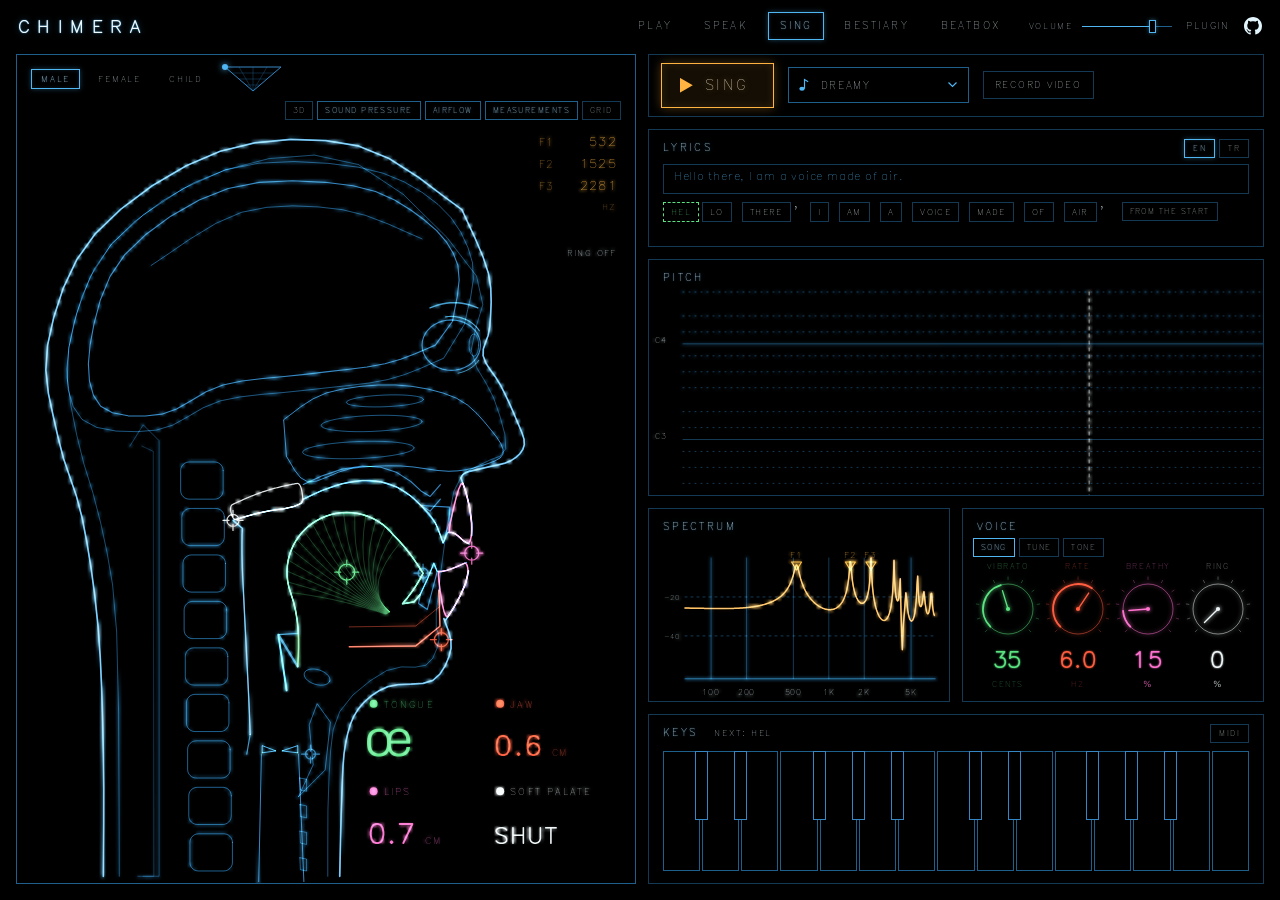
<file: index.html>
<!doctype html>
<html lang="en">
  <head>
    <meta charset="UTF-8" />
    <meta name="viewport" content="width=device-width, initial-scale=1.0" />
    <meta name="description" content="CHIMERA: a physically modelled voice synthesizer. Every sound comes from a simulated airway." />
    <meta name="theme-color" content="#2a3035" />
    <title>CHIMERA</title>
    <link rel="icon" href="/favicon.svg" type="image/svg+xml" />
    <link rel="apple-touch-icon" href="/apple-touch-icon.png" />
    <script type="module" crossorigin src="/assets/index-DpdfPcKa.js"></script>
    <link rel="stylesheet" crossorigin href="/assets/index-s0atGdnD.css">
  </head>
  <body>
    <div id="root"></div>
  </body>
</html>
</file>
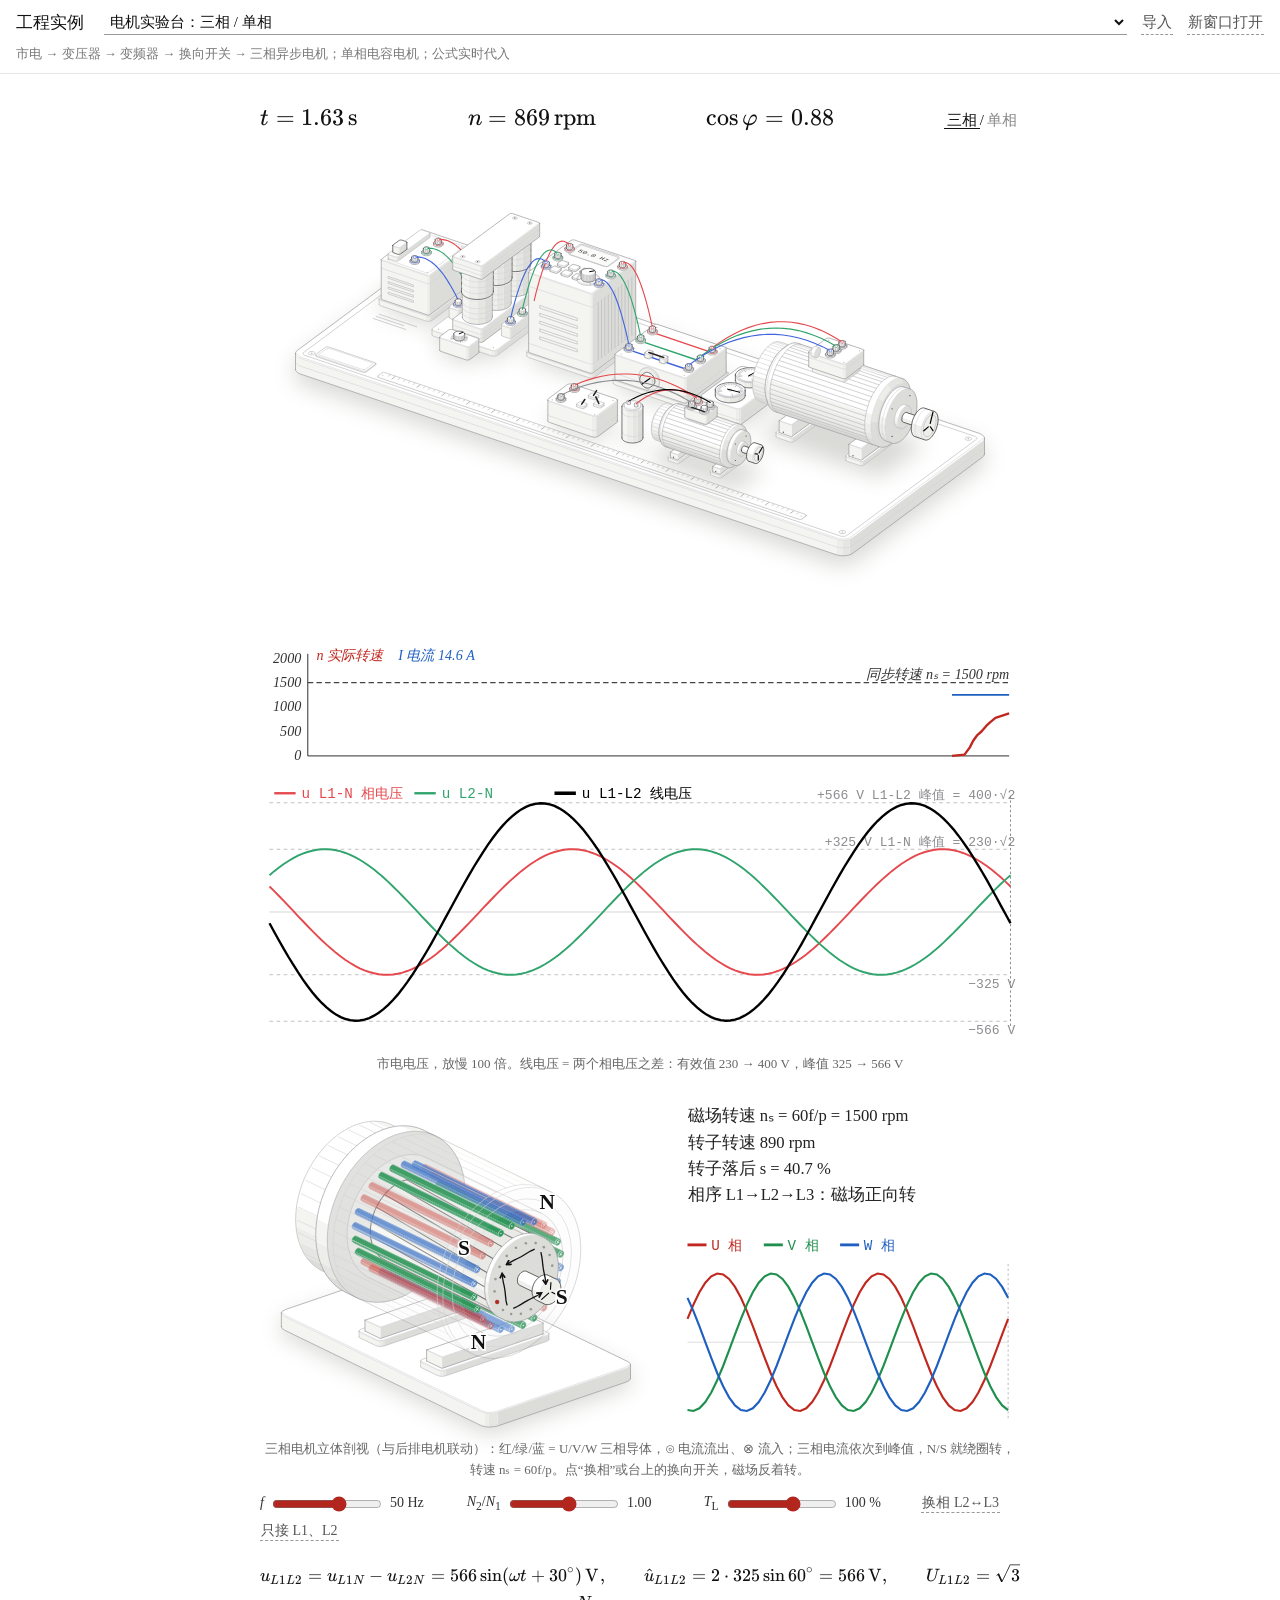
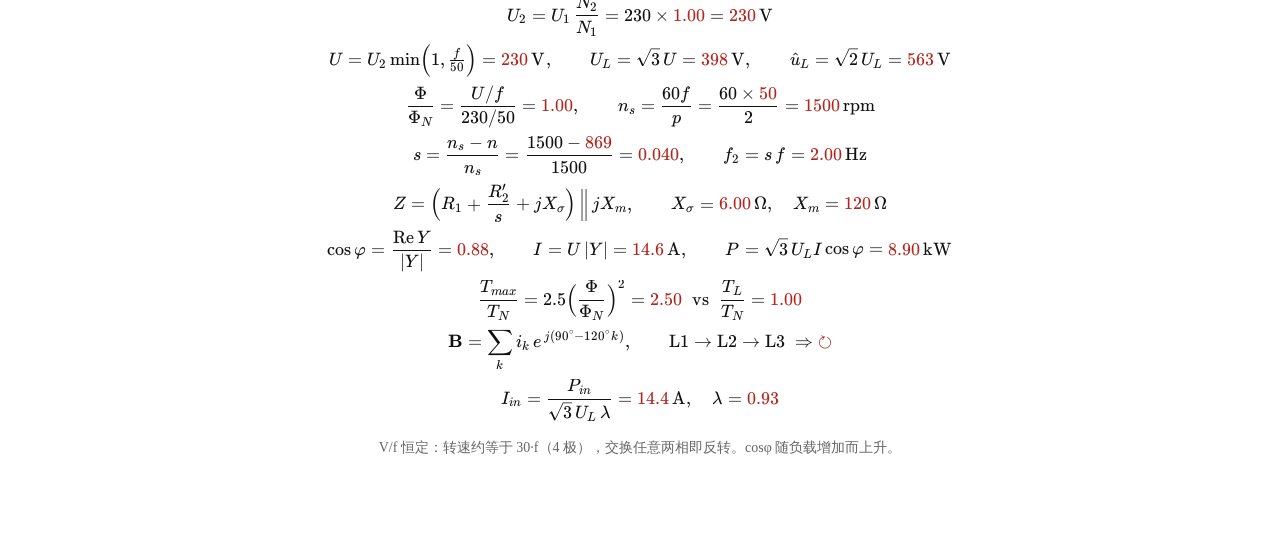
<file: lab/index.html>
<!doctype html>
<html lang="zh">
<head>
<meta charset="utf-8">
<meta name="viewport" content="width=device-width, initial-scale=1">
<title>工程实例</title>
<link rel="icon" href="/favicon.svg" type="image/svg+xml">
<style>
*{box-sizing:border-box}
body{margin:0;background:#fff;color:#111;font:15px/1.5 "Latin Modern Roman","CMU Serif","Times New Roman","Songti SC",serif}
.bar{position:sticky;top:0;z-index:2;background:rgba(255,255,255,.94);backdrop-filter:blur(6px);border-bottom:1px solid #e6e6e6;padding:10px 16px;display:flex;flex-wrap:wrap;gap:8px 14px;align-items:center}
.bar h1{font-size:17px;font-weight:500;margin:0 6px 0 0;white-space:nowrap}
select{font:inherit;color:#111;background:#fff;border:0;border-bottom:1px solid #999;padding:3px 2px;max-width:100%;min-width:0;flex:1 1 220px}
button{font:inherit;background:none;border:0;border-bottom:1px dashed #999;padding:0 1px;color:#555;cursor:pointer;white-space:nowrap}
button:hover{color:#b3261e;border-bottom-color:#b3261e}
#desc{flex-basis:100%;font-size:13px;color:#777;margin:0}
#desc:empty{display:none}
main{max-width:900px;margin:0 auto}
iframe{display:block;width:100%;border:0;height:80vh}
.empty{padding:60px 16px;text-align:center;color:#888}
#err{flex-basis:100%;color:#b3261e;font-size:13px;margin:0}
#err:empty{display:none}
</style>
</head>
<body>
<div class="bar">
  <h1>工程实例</h1>
  <select id="ex" aria-label="选择实例"></select>
  <button id="imp" type="button">导入</button>
  <button id="del" type="button" hidden>删除导入</button>
  <button id="pop" type="button">新窗口打开</button>
  <input id="file" type="file" accept=".html,.htm" multiple hidden>
  <p id="desc"></p>
  <p id="err"></p>
</div>
<main id="main"><iframe id="view" title="实例"></iframe></main>
<script>
const $ = (id) => document.getElementById(id);
const view = $("view");
let BASE = [], IMP = [], blobUrl = null, ro = null;

// imported files live in IndexedDB (pages are ~1 MB each, too big for localStorage)
const db = new Promise((ok, no) => {
  const r = indexedDB.open("lab", 1);
  r.onupgradeneeded = () => r.result.createObjectStore("imports", { keyPath: "id" });
  r.onsuccess = () => ok(r.result); r.onerror = () => no(r.error);
});
const tx = async (mode, fn) => { const d = await db; return new Promise((ok, no) => { const t = d.transaction("imports", mode); const q = fn(t.objectStore("imports")); t.oncomplete = () => ok(q && q.result); t.onerror = () => no(t.error); }); };
const loadImports = async () => { try { IMP = (await tx("readonly", (s) => s.getAll())) || []; } catch (e) { IMP = []; } };

function all() { return BASE.map((e) => ({ ...e, src: "base" })).concat(IMP.map((e) => ({ ...e, src: "imp" }))); }
function fill(pick) {
  const list = all();
  $("ex").innerHTML = list.length ? list.map((e) => `<option value="${e.id}">${e.src === "imp" ? "（导入）" : ""}${e.title}</option>`).join("") : "<option>还没有实例</option>";
  const want = pick || new URLSearchParams(location.search).get("e") || (() => { try { return localStorage.labLast; } catch (e) { return null; } })();
  const hit = list.find((e) => e.id === want) || list[0];
  if (hit) { $("ex").value = hit.id; show(hit); } else { $("main").innerHTML = '<p class="empty">还没有实例。点“导入”打开本机的实例 HTML 文件。</p>'; }
}
function fit() {
  try {
    const d = view.contentDocument; if (!d) return;
    const h = Math.max(d.documentElement.scrollHeight, d.body ? d.body.scrollHeight : 0);
    if (h && Math.abs(view.offsetHeight - h) > 2) view.style.height = h + "px";
  } catch (e) { view.style.height = "80vh"; }
}
view.addEventListener("load", () => {
  fit();
  if (ro) ro.disconnect();
  try { ro = new ResizeObserver(fit); ro.observe(view.contentDocument.documentElement); } catch (e) {}
  setTimeout(fit, 600); setTimeout(fit, 2000);
});
addEventListener("resize", () => setTimeout(fit, 100));
function show(e) {
  $("err").textContent = "";
  $("desc").textContent = e.desc || (e.src === "imp" ? "导入于 " + e.date + "，只保存在这台设备的浏览器里" : "");
  $("del").hidden = e.src !== "imp";
  if (blobUrl) { URL.revokeObjectURL(blobUrl); blobUrl = null; }
  view.style.height = "80vh";
  if (e.src === "imp") { blobUrl = URL.createObjectURL(new Blob([e.html], { type: "text/html" })); view.src = blobUrl; }
  else view.src = e.file;
  document.title = e.title + " · 工程实例";
  try { localStorage.labLast = e.id; } catch (x) {}
  const u = new URL(location.href); u.searchParams.set("e", e.id); history.replaceState(null, "", u);
}
$("ex").onchange = () => { const e = all().find((x) => x.id === $("ex").value); if (e) show(e); };
$("pop").onclick = () => { const e = all().find((x) => x.id === $("ex").value); if (!e) return; if (e.src === "imp") window.open(URL.createObjectURL(new Blob([e.html], { type: "text/html" }))); else window.open(e.file); };
$("imp").onclick = () => $("file").click();
$("file").onchange = async (ev) => {
  const errs = []; let last = null;
  for (const f of ev.target.files) {
    try {
      const html = await f.text();
      if (!/<html|<svg|<body/i.test(html)) throw Error("不是 HTML 页面");
      const t = (html.match(/<title>([^<]*)<\/title>/i) || [])[1];
      const title = (t && t.trim()) || f.name.replace(/\.html?$/i, "");
      const id = "imp-" + f.name.replace(/\.html?$/i, "").replace(/[^\w一-龥-]+/g, "-");
      const rec = { id, title, html, date: new Date().toISOString().slice(0, 10) };
      await tx("readwrite", (s) => s.put(rec));
      last = id;
    } catch (e) { errs.push(f.name + "：" + e.message); }
  }
  ev.target.value = "";
  await loadImports(); fill(last || $("ex").value);
  $("err").textContent = errs.join("；");
};
$("del").onclick = async () => {
  const id = $("ex").value; const e = IMP.find((x) => x.id === id); if (!e) return;
  if (!confirm("从这台设备删除导入的“" + e.title + "”？")) return;
  await tx("readwrite", (s) => s.delete(id)); await loadImports(); fill();
};
Promise.all([fetch("examples.json", { cache: "no-cache" }).then((r) => r.json()).catch(() => []), loadImports()]).then(([d]) => { BASE = d; fill(); });
</script>
</body>
</html>
</file>
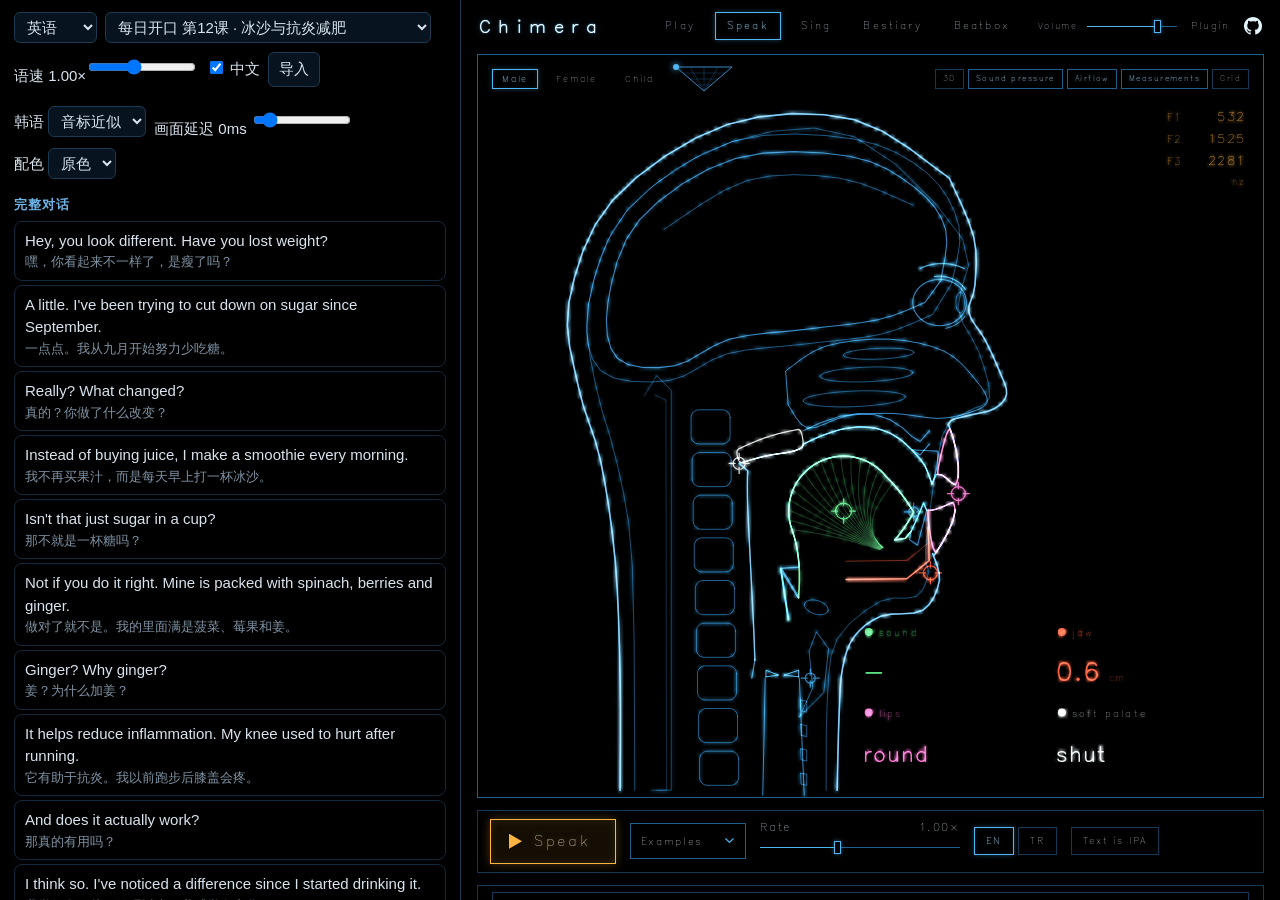
<file: lesson.html>
<!doctype html><meta charset=utf-8><meta name=viewport content="width=device-width,initial-scale=1">
<title>每日开口 · 口型跟读</title>
<style>
html,body{margin:0;height:100%;background:#000;color:#d8e4ee;font:15px/1.5 -apple-system,"PingFang SC",sans-serif}
#app{display:grid;grid-template-columns:minmax(300px,36%) 1fr;height:100%}
#left{overflow:auto;padding:12px 14px;border-right:1px solid #1d3a52}
#wrap{overflow:hidden;position:relative;height:100%}iframe{width:100%;height:100%;border:0;transform-origin:var(--ox,55%) var(--oy,60%)}
button{background:#071420;color:#d8e4ee;border:1px solid #1d3a52;border-radius:6px;padding:5px 10px;font:inherit;cursor:pointer}select,input{background:#071420;color:#d8e4ee;border:1px solid #1d3a52;border-radius:6px;padding:5px 8px;font:inherit}
h3{margin:16px 0 6px;font-size:13px;color:#6fb4e8;letter-spacing:.08em}
.ln{padding:8px 10px;margin:4px 0;border:1px solid #12293c;border-radius:8px;cursor:pointer}
.ln:hover{border-color:#3d86bf}.ln.on{border-color:#f5a623;background:#1a1405}
.zh{color:#7f93a4;font-size:13px}.bar{display:flex;gap:8px;align-items:center;flex-wrap:wrap}
#lay{display:none}@media(max-width:800px){#app{grid-template-columns:1fr;grid-template-rows:50% 50%}#left{border-right:0;border-top:1px solid #1d3a52}body.viewtop #wrap{order:-1}body.viewtop #app{grid-template-rows:56% 44%}#f{width:133.34%;height:133.34%;transform:scale(.75);transform-origin:0 0}body:not(.viewtop) #left{border-top:0;border-bottom:1px solid #1d3a52}#lay{display:block;position:fixed;right:10px;bottom:10px;z-index:20;background:#0b2236;color:#d8e4ee;border:1px solid #3d86bf;border-radius:20px;padding:8px 14px;font:inherit;opacity:.95}}
</style>
<button id=lay type=button></button><div id=app><div id=left><div class=bar><select id=lg><option value=en>英语</option><option value=de>德语</option><option value=ko>韩语</option><option value=vi>越南语</option><option value=ja>日语</option></select><select id=ls></select><label>语速 <span id=rv>1.0×</span><input id=rate type=range min=.5 max=1.8 step=.05 value=1 style="width:90px"></label><label><input id=zh type=checkbox checked> 中文</label><button id=imp type=button>导入</button><button id=del type=button style="display:none">删除导入</button><input id=file type=file multiple accept=".html,.htm,.json,.txt,.md,.csv" style="display:none"><div class=bar style="margin-top:8px"><label>韩语 <select id=km><option value=ipa>音标近似</option><option value=raw>韩文原文</option></select></label><label title="画面比声音早时，加大这个值让画面晚一点">画面延迟 <span id=vdv>0</span>ms <input id=vd type=range min=0 max=500 step=10 value=0 style="width:80px"></label><label>配色 <select id=th><option value="">原色</option><option value="sepia(.6) hue-rotate(-30deg) saturate(1.5) brightness(1.1)">暖色</option><option value="grayscale(1) brightness(1.15) contrast(1.1)">灰白</option><option value="hue-rotate(110deg) saturate(1.2)">绿色</option></select></label></div></div><div id=list></div></div>
<div id=wrap><iframe id=f src="index.html" allow="autoplay"></iframe></div></div>
<script src=ko_ipa.js></script><script src=ja_ko.js></script>
<script>
let L=[],cur=0;const $=id=>document.getElementById(id),f=$('f');
function fx(){f.style.filter=$('th').value;try{localStorage.fx=JSON.stringify([$('th').selectedIndex])}catch(e){}}
function nocaps(){try{const d=f.contentDocument;if(d&&!d.getElementById('nc')){const st=d.createElement('style');st.id='nc';st.textContent='*{text-transform:none!important}@media(max-width:700px){.brand,.topbar-right{display:none!important}}';d.head.appendChild(st);const P=f.contentWindow.CanvasRenderingContext2D.prototype,o=P.fillText;P.fillText=function(t,...r){if(typeof t==='string'&&/^[A-Z][A-Z' .:,\-]{1,}$/.test(t))t=t.toLowerCase();return o.call(this,t,...r)}}}catch(e){}}
f.addEventListener('load',nocaps);f.addEventListener('load',()=>setTimeout(()=>{try{const nv=[...f.contentDocument.querySelectorAll('[role=radio]')].find(b=>b.textContent.trim()==='Speak');if(nv&&!nv.className.split(' ').includes('on'))nv.click()}catch(e){}},1500));$('th').oninput=fx;try{$('th').selectedIndex=JSON.parse(localStorage.fx)[0]}catch(e){}fx();


const PK='lessonPrefs';let PR={};try{PR=JSON.parse(localStorage[PK]||'{}')}catch(e){}
function savePrefs(){try{localStorage[PK]=JSON.stringify(PR)}catch(e){}}
['rate','km','zh'].forEach(i=>{const el=$(i);if(PR[i]!==undefined){if(el.type==='checkbox')el.checked=PR[i];else el.value=PR[i]}const h=()=>{PR[i]=el.type==='checkbox'?el.checked:el.value;savePrefs()};el.addEventListener('input',h);el.addEventListener('change',h)});
$('rv').textContent=(+$('rate').value).toFixed(2)+'×';document.body.classList.toggle('nozh',!$('zh').checked);

function installSync(){try{const P=f.contentWindow.MessagePort.prototype;if(P.__sync)return;const desc=Object.getOwnPropertyDescriptor(P,'onmessage');Object.defineProperty(P,'onmessage',{configurable:true,get(){return desc.get.call(this)},set(h){if(typeof h!=='function')return desc.set.call(this,h);const port=this;return desc.set.call(this,function(ev){const dl=+window.__vd||0;if(dl>0)setTimeout(()=>h.call(port,ev),dl);else h.call(port,ev)})}});P.__sync=true}catch(e){}}
f.addEventListener('load',installSync);installSync();
window.__vd=+(PR.vd||0);$('vd').value=window.__vd;$('vdv').textContent=window.__vd;
$('vd').oninput=()=>{window.__vd=+$('vd').value;$('vdv').textContent=$('vd').value;PR.vd=$('vd').value;savePrefs()};

let VT=PR.vt===undefined?true:!!PR.vt;
function applyVT(){document.body.classList.toggle('viewtop',VT);$('lay').textContent=VT?'⇅ 视图在上':'⇅ 课文在上'}
$('lay').onclick=()=>{VT=!VT;PR.vt=VT;savePrefs();applyVT()};applyVT();
let did3d=!!PR.did3d;
let BASE=[],cl=[];function fillLs(){const g=$('lg').value;cl=L.map((l,i)=>[l,i]).filter(([l])=>(l.lang||'en')===g);$('ls').innerHTML=cl.length?cl.map(([l,i])=>`<option value=${i}>${l.title}</option>`).join(''):'<option>暂无课程</option>';if(cl.length){const sv=(PR.ls||{})[g];const pick=cl.find(([l,i])=>l.title===sv)||cl[cl.length-1];$('ls').value=pick[1];show(pick[1])}else $('list').innerHTML='<p class=zh>这个语言还没有点读课。</p>'}
let IMP=[];try{IMP=JSON.parse(localStorage.importedLessons||'[]')}catch(e){}
function saveImp(){try{localStorage.importedLessons=JSON.stringify(IMP)}catch(e){alert('存储已满，无法保存导入内容')}}
fetch('lessons.json').then(r=>r.json()).then(d=>{BASE=d;L=d.concat(IMP);try{$('lg').value=localStorage.lg||'en'}catch(e){}fillLs()});

function normLines(sections){return sections.map(sec=>({title:sec.title||'导入',lines:(sec.lines||[]).map(l=>({en:l.text||l.en||'',zh:l.zh||'',roman:l.roman||'',ipa:l.ipa||''})).filter(l=>l.en)})).filter(sec=>sec.lines.length)}
function langOf(x,def){x=(x||'').toLowerCase();return x.startsWith('ja')?'ja':x.startsWith('vi')?'vi':x.startsWith('ko')?'ko':x.startsWith('de')?'de':x.startsWith('en')?'en':def}
function parseFile(name,txt,def){const base=name.replace(/\.[^.]+$/,'');const ext=(name.split('.').pop()||'').toLowerCase();
 if(ext==='html'||ext==='htm'){const m=txt.match(/const DATA = (?:\/\*DATA_START\*\/)?(\{[\s\S]*?\})(?:\/\*DATA_END\*\/)?;\s*\n/);if(!m)throw Error('没找到点读卡数据');const D=JSON.parse(m[1]);return [{title:D.title||base,lang:langOf(D.lang,def),sections:normLines(D.sections)}]}
 if(ext==='json'){const D=JSON.parse(txt);const arr=Array.isArray(D)?D:[D];return arr.map(x=>({title:x.title||base,lang:langOf(x.lang,def),sections:normLines(x.sections||[{title:'导入',lines:x.lines||[]}])}))}
 const lines=txt.split(/\r?\n/).map(x=>x.trim()).filter(x=>x&&!x.startsWith('#')).map(x=>{const p=x.split(ext==='csv'?',':/\t|\|/).map(y=>y.trim());return {en:p[0],zh:p[1]||'',roman:p[2]||''}});
 return [{title:base,lang:def,sections:[{title:'导入',lines}]}]}
$('imp').onclick=()=>$('file').click();
$('file').onchange=async e=>{const fs=[...e.target.files];let last=null,errs=[];for(const f of fs){try{const r=parseFile(f.name,await f.text(),$('lg').value);for(const l of r){if(!l.sections.length)throw Error('没有可读的句子');l.imported=true;IMP=IMP.filter(x=>!(x.title===l.title&&x.lang===l.lang));IMP.push(l);last=l}}catch(err){errs.push(f.name+'：'+err.message)}}
 e.target.value='';saveImp();L=BASE.concat(IMP);if(last){$('lg').value=last.lang;try{localStorage.lg=last.lang}catch(_){}PR.ls=PR.ls||{};PR.ls[last.lang]=last.title;savePrefs();fillLs()}if(errs.length)alert('导入失败：\n'+errs.join('\n'))};
$('del').onclick=()=>{const l=L[+$('ls').value];if(l&&l.imported&&confirm('删除导入的「'+l.title+'」？')){IMP=IMP.filter(x=>x!==l&&!(x.title===l.title&&x.lang===l.lang));saveImp();L=BASE.concat(IMP);fillLs()}};
$('lg').onchange=()=>{try{localStorage.lg=$('lg').value}catch(e){}fillLs()};
$('rate').oninput=()=>$('rv').textContent=(+$('rate').value).toFixed(2)+'×';$('ls').onchange=e=>{show(+e.target.value);PR.ls=PR.ls||{};PR.ls[$('lg').value]=L[+e.target.value].title;savePrefs()};$('zh').onchange=()=>document.body.classList.toggle('nozh',!$('zh').checked);
function show(i){$('del').style.display=L[i].imported?'':'none';$('list').innerHTML=L[i].sections.map(s=>`<h3>${s.title}</h3>`+s.lines.map(l=>`<div class=ln data-lang="${L[i].lang||'en'}" data-t="${l.en.replace(/"/g,'&quot;')}" data-ipa="${(l.ipa||'').replace(/"/g,'&quot;')}" data-roman="${(l.roman||'').replace(/"/g,'&quot;')}"><div>${l.en}</div>${l.roman?`<div class=zh>${l.roman}</div>`:''}<div class=zh>${l.zh}</div></div>`).join('')).join('')}
document.head.insertAdjacentHTML('beforeend','<style>.nozh .zh{display:none}</style>');
$('list').onclick=async e=>{const n=e.target.closest('.ln');if(!n)return;document.querySelectorAll('.ln.on').forEach(x=>x.classList.remove('on'));n.classList.add('on');await say(n.dataset.t,n.dataset.lang,n.dataset.ipa,n.dataset.roman)};
function hint(m){let h=$('hint');if(!h){h=document.createElement('div');h.id='hint';h.style.cssText='position:fixed;left:14px;bottom:14px;background:#1a1405;border:1px solid #f5a623;color:#f5d48a;padding:8px 12px;border-radius:8px;z-index:9';document.body.appendChild(h)}h.textContent=m;h.style.display='block';clearTimeout(h.t);h.t=setTimeout(()=>h.style.display='none',2500)}
async function say(t,lang,ipa,roman){const d=f.contentDocument,w=f.contentWindow;
 const curMode=(()=>{const on=[...d.querySelectorAll('[role=radio]')].find(b=>['Play','Speak','Sing','Bestiary','Beatbox'].includes(b.textContent.trim())&&(b.getAttribute('aria-checked')==='true'||b.className.split(' ').includes('on')));return on?on.textContent.trim():''})();
 const mode=curMode;
 if(mode!=='Speak'&&mode!=='Sing'){hint('请先在右侧选择 Speak 或 Sing');return}
 if(mode==='Sing'){if(lang==='ja'&&roman)t=jaHangul(roman);else if(lang==='vi')t=t.normalize('NFD').replace(/[\u0300-\u036f]/g,'').replace(/đ/g,'d').replace(/Đ/g,'D');
  const ta=d.querySelector('textarea'),prim=d.querySelector('button.act-primary');if(!ta||!prim)return;if(/stop/i.test(prim.textContent)){prim.click();await new Promise(r=>setTimeout(r,250))}
  Object.getOwnPropertyDescriptor(w.HTMLTextAreaElement.prototype,'value').set.call(ta,t);ta.dispatchEvent(new w.Event('input',{bubbles:true}));await new Promise(r=>setTimeout(r,200));prim.click();return}
 const ta=d.querySelector('textarea'),prim=d.querySelector('button.act-primary');if(!ta||!prim)return;
 if(/stop/i.test(prim.textContent)){prim.click();await new Promise(r=>setTimeout(r,250))}
 Object.getOwnPropertyDescriptor(w.HTMLTextAreaElement.prototype,'value').set.call(ta,t);ta.dispatchEvent(new w.Event('input',{bubbles:true}));
 const T=[[0,.5],[200,.76],[385,1],[500,1.15],[700,1.41],[850,1.6],[1000,1.8]],x=+$('rate').value;
 let v=1000;for(let i=1;i<T.length;i++)if(x<=T[i][1]){v=T[i-1][0]+(x-T[i-1][1])/(T[i][1]-T[i-1][1])*(T[i][0]-T[i-1][0]);break}
 const rr=[...d.querySelectorAll('input[type=range]')].find(el=>{let p=el.parentElement;for(let i=0;i<4&&p;i++){if(/×/.test(p.textContent))return true;p=p.parentElement}return false});
 if(rr){Object.getOwnPropertyDescriptor(w.HTMLInputElement.prototype,'value').set.call(rr,Math.round(v));rr.dispatchEvent(new w.Event('input',{bubbles:true}))}
 const chip=[...d.querySelectorAll('button.chip')].find(b=>/text is ipa/i.test(b.textContent));const wantIpa=(lang==='ko'&&$('km').value!=='raw')||((lang==='vi'||lang==='ja')&&!!ipa);
 if(chip&&chip.classList.contains('on')!==wantIpa){chip.click();await new Promise(r=>setTimeout(r,300))}
 if(wantIpa)t=(lang==='vi'||lang==='ja')?ipa:koIPA(t);
 Object.getOwnPropertyDescriptor(w.HTMLTextAreaElement.prototype,'value').set.call(ta,t);ta.dispatchEvent(new w.Event('input',{bubbles:true}));
 prim.click()}
</script>
</file>
<file: assets/index-s0atGdnD.css>
@font-face{font-family:Hershey;src:url(/fonts/AVHersheySimplexLight.otf)format("opentype");font-weight:100 400;font-display:swap}@font-face{font-family:Hershey;src:url(/fonts/AVHersheySimplexMedium.otf)format("opentype");font-weight:401 900;font-display:swap}@font-face{font-family:Archivo;src:url(/fonts/archivo-latin.woff2)format("woff2");font-weight:100 900;font-stretch:62% 125%;font-display:swap;unicode-range:U+??,U+131,U+152-153,U+2BB-2BC,U+2C6,U+2DA,U+2DC,U+304,U+308,U+329,U+2000-206F,U+20AC,U+2122,U+2191,U+2193,U+2212,U+2215,U+FEFF,U+FFFD}@font-face{font-family:Archivo;src:url(/fonts/archivo-latin-ext.woff2)format("woff2");font-weight:100 900;font-stretch:62% 125%;font-display:swap;unicode-range:U+100-2BA,U+2BD-2C5,U+2C7-2CC,U+2CE-2D7,U+2DD-2FF,U+304,U+308,U+329,U+1D00-1DBF,U+1E00-1E9F,U+1EF2-1EFF,U+2020,U+20A0-20AB,U+20AD-20C4,U+2113,U+2C60-2C7F,U+A720-A7FF}:root{--blue:#4fb6f2;--blue-mid:#3487c4;--blue-dim:#1f5f8c;--frame:#133954;--green:#5be381;--red:#ff5d40;--pink:#ff73cf;--white:#eef6f8;--amber:#ffb340;--glow-blue:0 0 1.5px #4fb6f2e6, 0 0 6px #4fb6f266;--black:#000;--console:#000;--inset:#000;--line:var(--frame);--text:var(--blue);--text-dim:var(--blue-mid);--caliper:var(--amber);--caliper-dim:#ffb34073;--radius-s:0;--radius-m:0;--font:"Hershey", "Archivo", system-ui, -apple-system, "Segoe UI", "Noto Sans", sans-serif;--lightningcss-light: ;--lightningcss-dark:initial;color-scheme:dark}.text-colors{--text:#effbff;--text-dim:#e2f5fc;color:var(--text)}*{box-sizing:border-box}html,body{background:var(--console);color:var(--text);font-family:var(--font);font-variant-numeric:tabular-nums;-webkit-font-smoothing:antialiased;margin:0;font-size:15px;line-height:1.45}button,input{font:inherit;color:inherit}.app{grid-template-rows:auto minmax(0,1fr) auto auto;gap:10px;min-height:100vh;padding:10px;display:grid}.topbar{flex-wrap:wrap;align-items:center;gap:24px;padding:4px 6px;display:flex}.brand{align-items:baseline;gap:14px;margin-right:auto;display:flex}.wordmark{letter-spacing:.02em;font-size:26px;font-weight:800;font-stretch:125%;line-height:1}.tagline{color:var(--text-dim);font-size:14px;font-stretch:87%}.topbar-right{flex-wrap:wrap;align-items:center;gap:8px 18px;display:flex}.volume{color:var(--text-dim);align-items:center;gap:10px;font-size:13px;font-stretch:87%;display:flex}.load{color:var(--text-dim);text-align:right;min-width:120px;font-size:13px;font-stretch:87%}button.primary{background:var(--caliper);color:#1d1a10;border-radius:var(--radius-s);cursor:pointer;border:0;padding:7px 14px;font-weight:650}button.primary:hover{filter:brightness(1.06)}button.primary:disabled{opacity:.6;cursor:progress}.segmented{background:var(--inset);border:1px solid var(--line);border-radius:var(--radius-m);padding:2px;display:inline-flex}.segmented button{color:var(--text-dim);cursor:pointer;background:0 0;border:0;border-radius:6px;padding:5px 12px;font-size:14px;font-stretch:87%}.segmented button.on{background:var(--console);color:var(--text);box-shadow:inset 0 0 0 1px var(--line)}.viewport{background:var(--black);border-radius:var(--radius-m);min-height:420px;position:relative;overflow:hidden}.anatomy{position:absolute;inset:0}.anatomy canvas{touch-action:none;width:100%;height:100%;display:block}.anatomy[data-hover] canvas,.anatomy.three canvas{cursor:grab}.anatomy.three canvas:active{cursor:grabbing}.anatomy .no-webgl{color:var(--text-dim);letter-spacing:.12em;text-transform:uppercase;margin:24px;font-size:12px}.anatomy[data-hover] canvas:active{cursor:grabbing}.view-toggles{color:var(--text-dim);flex-direction:column;gap:4px;font-size:13px;font-stretch:87%;display:flex;position:absolute;bottom:74px;left:14px}.panel h2{color:var(--text-dim);margin:0 0 4px;font-size:13px;font-weight:550;font-stretch:87%}.instrument-canvas{width:100%;height:100%;display:block}.panel{background:var(--inset);border-radius:var(--radius-m);padding:10px 14px 12px}.vowel-map{background:var(--black);border-radius:var(--radius-s);cursor:crosshair;touch-action:none;width:100%;height:100%;min-height:220px;display:block}.row{gap:18px;padding-top:6px;display:flex}.slider label{justify-content:space-between;gap:8px;font-size:13px;font-stretch:87%;display:flex}.slider label span{color:var(--text-dim)}.slider output{color:var(--text);white-space:nowrap}input[type=range]{appearance:none;cursor:pointer;background:0 0;width:100%;height:18px;margin:0}input[type=range]::-webkit-slider-thumb{-webkit-appearance:none;background:var(--text);border:0;border-radius:50%;width:12px;height:12px;margin-top:-4.5px}input[type=range]::-moz-range-thumb{background:var(--text);border:0;border-radius:50%;width:12px;height:12px}.toggle{cursor:pointer;align-items:center;gap:7px;font-size:13px;font-stretch:87%;display:inline-flex}.toggle input{accent-color:var(--caliper);margin:0}.speak{grid-template-rows:auto auto;grid-template-columns:minmax(280px,1fr) minmax(420px,1.6fr);gap:10px;display:grid}.chip{border:1px solid var(--line);color:var(--text-dim);cursor:pointer;background:0 0;border-radius:999px;padding:3px 10px;font-size:13px;font-stretch:87%}.chip:hover,.chip.on{color:var(--text);border-color:var(--text-dim)}.transcription{color:var(--text);word-break:break-word;min-height:1.4em;margin:0;font-size:17px}.dim{color:var(--text-dim);font-size:13px;font-stretch:87%}.chart-scroll{overflow-x:auto}.ipa-chart{border-collapse:collapse;font-size:12px;font-stretch:87%}.ipa-chart th{color:var(--text-dim);text-align:left;white-space:nowrap;padding:2px 4px;font-weight:500}.ipa-chart thead th{text-align:center;font-size:11px}.ipa-chart td{border:1px solid var(--line);text-align:center;white-space:nowrap;padding:1px}.ipa-chart button.ipa,.ipa-empty{vertical-align:middle;width:26px;height:26px;display:inline-block}.ipa-chart button.ipa{cursor:pointer;font-size:17px;font-stretch:100%;font-family:var(--font);background:0 0;border:0;border-radius:3px}.ipa-chart button.ipa:hover{background:var(--caliper);color:#1d1a10}.score-canvas{width:100%;height:210px;display:block}.creature-canvas{width:100%;height:100%;display:block;position:absolute;inset:0}.bestiary{grid-template-columns:minmax(250px,.9fr) minmax(280px,1fr) minmax(300px,1.1fr);gap:10px;display:grid}.specimens{grid-template-columns:repeat(auto-fill,minmax(118px,1fr));gap:6px;max-height:300px;display:grid;overflow-y:auto}.specimen{border:1px solid var(--line);border-radius:var(--radius-s);text-align:left;cursor:pointer;background:0 0;flex-direction:column;align-items:stretch;gap:1px;padding:0 0 6px;display:flex;overflow:hidden}.specimen:hover{border-color:var(--text-dim)}.specimen.on{border-color:var(--caliper)}.thumb{aspect-ratio:16/10;background:var(--black);width:100%;margin-bottom:5px;display:block}.specimen-name,.specimen-latin{padding:0 8px}.specimen-name{font-size:13.5px;font-weight:600;line-height:1.25}.specimen.on .specimen-name{color:var(--caliper)}.specimen-latin{color:var(--text-dim);font-size:12px;font-style:italic;font-stretch:87%;line-height:1.3}.sing{grid-template-columns:minmax(320px,1.6fr) minmax(260px,1fr);gap:10px;display:grid}.syllables{flex-wrap:wrap;align-items:center;row-gap:6px;min-height:34px;display:flex}.syl{border:1px solid var(--line);border-radius:var(--radius-s);background:var(--black);color:var(--text);cursor:pointer;padding:2px 7px 3px;font-size:15px}.syl.held{color:var(--text-dim)}.syl.next{border-color:var(--caliper);color:var(--caliper);box-shadow:0 0 0 1px var(--caliper-dim)}.syl.now{background:var(--caliper);border-color:var(--caliper);color:var(--black)}.breath-mark{color:var(--caliper);margin-left:4px;font-size:20px;line-height:1}.roll-canvas{border-radius:var(--radius-s);height:168px}.keys-row{gap:8px;display:flex}.keys-row .keys{flex:1;min-width:0}.beatbox{grid-template-columns:minmax(250px,.75fr) minmax(460px,2fr);gap:10px;display:grid}.pads{grid-template-columns:repeat(auto-fill,minmax(92px,1fr));gap:6px;display:grid}.pad{border:1px solid var(--line);border-radius:var(--radius-s);background:var(--black);text-align:left;cursor:pointer;touch-action:manipulation;-webkit-user-select:none;user-select:none;flex-direction:column;align-items:flex-start;gap:1px;min-height:74px;padding:7px 9px 8px;display:flex;position:relative}.pad:hover{border-color:var(--text-dim)}.pad.lit,.pad:active{border-color:#ffd15c;box-shadow:inset 0 0 0 1px #ffd15c,0 0 18px #f0581c73}.pad-sym{font-size:22px;font-weight:750;font-stretch:115%;line-height:1.05}.pad-name{font-size:13px;font-weight:550}.pad-air{color:var(--text-dim);font-size:11.5px;font-stretch:87%}.pad-key{color:var(--text-dim);opacity:.7;font-size:11px;position:absolute;top:6px;right:8px}.transport{flex-wrap:wrap;align-items:center;gap:18px;display:flex}.seq-grid{flex-direction:column;gap:3px;display:flex;overflow-x:auto}.seq-row{grid-template-columns:112px repeat(var(--steps), minmax(14px, 1fr));align-items:stretch;gap:3px;display:grid}.seq-label{color:var(--text-dim);white-space:nowrap;text-overflow:ellipsis;align-self:center;font-size:12.5px;font-stretch:87%;overflow:hidden}.seq-label b{min-width:2.1em;color:var(--text);font-weight:650;display:inline-block}.cell{cursor:pointer;background:#151a1d;border:0;border-radius:3px;height:22px;padding:0;position:relative}.cell.downbeat{background:#2b3338}.cell:hover{background:#2c3438}.cell.on{background:#cfd3d5}.cell.now{box-shadow:inset 0 0 0 1px var(--caliper)}.cell.on.now{background:#ffd15c;box-shadow:0 0 10px #f0581cb3}.cell-note{color:#1d1a10;place-items:center;font-size:9.5px;font-weight:650;line-height:1;display:grid;position:absolute;inset:0}.sbn{flex-direction:column;gap:4px;display:flex}.sbn input{background:var(--black);width:100%;color:var(--text);border:1px solid var(--line);border-radius:var(--radius-s);font:inherit;letter-spacing:.02em;padding:7px 10px;font-size:15px}.beat-overlay{pointer-events:none;flex-direction:column;align-items:flex-end;animation:.42s ease-out forwards beat-fade;display:flex;position:absolute;bottom:60px;right:22px}.beat-sym{color:#ffd15c;text-shadow:0 0 24px #f0581c8c;font-size:clamp(48px,9vw,112px);font-weight:800;font-stretch:125%;line-height:.9}.beat-name{color:var(--text-dim);margin-top:4px;font-size:14px}@keyframes beat-fade{0%{opacity:1;transform:scale(1.04)}to{opacity:.18;transform:scale(1)}}.keys{-webkit-user-select:none;user-select:none;touch-action:none;height:74px;position:relative}.white-row{gap:2px;height:100%;display:flex}.key{cursor:pointer;border:0;padding:0}.key.white{background:#cfd3d5;border-radius:0 0 4px 4px;flex:1}.key.white.down{background:var(--caliper)}.black-row{pointer-events:none;height:58%;position:absolute;inset:0 0 auto}.key.black{pointer-events:auto;background:#15191b;border-radius:0 0 3px 3px;width:2.2%;height:100%;position:absolute;top:0}.key.black.down{background:#b69a3e}@media (max-width:1100px){.bestiary{grid-template-columns:1fr 1fr}.beatbox{grid-template-columns:1fr}}@media (max-width:900px){.speak,.sing{grid-template-columns:1fr}}@media (max-width:720px){.app{flex-direction:column;gap:8px;padding:8px;display:flex}.viewport{order:1}.speak,.sing,.bestiary,.beatbox{order:2}.sing{grid-template-columns:1fr}.roll-canvas{height:140px}.seq-row{grid-template-columns:34px repeat(var(--steps), minmax(12px, 1fr));gap:2px}.seq-label{font-size:0}.seq-label b{min-width:0;font-size:12.5px}.cell{height:20px}.pads{grid-template-columns:repeat(auto-fill,minmax(74px,1fr))}.pad{min-height:64px}.tagline{display:none}.bestiary{grid-template-columns:1fr}.specimens{grid-template-columns:repeat(2,1fr)}.viewport{aspect-ratio:auto;flex-direction:column;min-height:0;display:flex}.anatomy,.creature-canvas{aspect-ratio:1;width:100%;height:auto;position:relative;inset:auto}.view-toggles{flex-flow:wrap;gap:4px 14px;padding:8px 10px 10px;position:static}.beat-overlay{top:calc(100vw - 150px);bottom:auto}.keys{height:64px}.keys-row{flex-direction:column;gap:6px}}@media (prefers-reduced-motion:reduce){*{scroll-behavior:auto!important}.beat-overlay{animation:none}}.boot-error{max-width:34rem;color:var(--text);justify-items:start;gap:1rem;margin:18vh auto;padding:0 16px;display:grid}html,body{color:var(--blue);letter-spacing:.06em;background:#000;font-size:13px}:focus-visible{outline:1px dashed var(--blue);outline-offset:2px}.app{grid-template-rows:auto minmax(min-content,1fr);grid-template-columns:minmax(0,1fr);gap:8px;min-height:100vh;padding:6px 16px 16px;display:grid}.topbar{gap:18px 16px;min-height:40px;padding:4px 2px}.topbar-right{gap:8px 14px}.volume input{width:90px}.brand{align-items:baseline;gap:18px}.wordmark{letter-spacing:.34em;text-transform:uppercase;text-shadow:var(--glow-blue);font-size:22px;font-weight:500}.tagline{letter-spacing:.18em;text-transform:uppercase;color:var(--text-dim);font-size:10px}.segmented{background:0 0;border:0;flex-wrap:wrap;gap:4px 8px;min-width:0;padding:0}.segmented button{letter-spacing:.18em;text-transform:uppercase;color:var(--text-dim);border:1px solid #0000;border-radius:0;padding:4px 11px;font-size:12px}.segmented button:hover{color:var(--text);text-shadow:var(--glow-blue)}.segmented button.on{color:var(--text);border-color:var(--blue);text-shadow:var(--glow-blue);background:0 0;box-shadow:0 0 5px #4fb6f259,inset 0 0 4px #4fb6f226}.body-control{align-items:center;gap:8px;display:flex}.body-pad{cursor:crosshair;touch-action:none;outline:none;line-height:0;display:block}.body-pad svg{overflow:visible}.body-pad .body-grid{fill:none;stroke:var(--blue-dim);stroke-width:.6px;opacity:.7}.body-pad .body-frame{fill:none;stroke:var(--blue-mid);stroke-width:1px;stroke-linejoin:round}.body-pad:hover .body-frame,.body-pad:focus-visible .body-frame{stroke:var(--blue);filter:drop-shadow(0 0 2px #4fb6f299)}.body-pad .body-dot{fill:var(--blue);filter:drop-shadow(0 0 3px #4fb6f2e6)}.volume,.load{letter-spacing:.16em;text-transform:uppercase;color:var(--text-dim);font-size:10px}.repo-link{color:var(--text-dim);transition:color .12s,filter .12s;display:inline-flex}.plugin-link{color:var(--text-dim);letter-spacing:.16em;text-transform:uppercase;white-space:nowrap;font-size:11px;text-decoration:none;transition:color .12s,text-shadow .12s}.plugin-link:hover{color:var(--text);text-shadow:var(--glow-blue)}.repo-link:hover{color:var(--text);filter:drop-shadow(0 0 3px #4fb6f2b3)}button.primary,.chip{appearance:none;border:1px solid var(--frame);color:var(--text);font-family:var(--font);letter-spacing:.16em;text-transform:uppercase;cursor:pointer;filter:none;background:0 0;border-radius:0;padding:5px 11px;font-size:11px;font-weight:300}button.primary{color:var(--text);border-color:var(--blue);text-shadow:var(--glow-blue);box-shadow:0 0 5px #4fb6f259,inset 0 0 4px #4fb6f226}button.primary.large{padding:10px 18px;font-size:13px}.chip:hover{color:var(--text);border-color:var(--blue-dim)}.chip.on,.chip[aria-pressed=true]{color:var(--text);border-color:var(--blue);text-shadow:var(--glow-blue);box-shadow:0 0 5px #4fb6f259,inset 0 0 4px #4fb6f226}.wall{grid-template-columns:minmax(0,700fr) minmax(0,696fr);gap:12px;min-height:560px;display:grid}.right{gap:12px;min-width:0;display:grid}.right-play{grid-template:"act act act""tube tube folds"minmax(min-content,200fr)"spec spec spec"minmax(min-content,200fr)"vowels voice voice""keys keys keys"minmax(min-content,172fr)/minmax(0,284fr) minmax(0,58fr) minmax(0,342fr)}.s-tube{grid-area:tube}.s-folds{grid-area:folds}.s-spec{grid-area:spec}.s-vowels{grid-area:vowels}.s-voice{grid-area:voice}.s-keys{grid-area:keys}.action-bar{border-color:var(--blue-dim);grid-area:act}.right .action-bar .screen-body{gap:6px;min-height:0;padding:8px 12px}.act-row{flex-wrap:wrap;align-items:center;gap:10px 14px;display:flex}.act-primary{appearance:none;border:1.5px solid var(--amber);color:#fff4dc;min-height:44px;font-family:var(--font);letter-spacing:.16em;text-transform:uppercase;text-shadow:0 0 6px #ffb3408c;cursor:pointer;background:#ffb34014;border-radius:0;align-items:center;gap:12px;padding:9px 24px 9px 18px;font-size:17px;font-weight:400;display:inline-flex;box-shadow:0 0 10px #ffb3404d,inset 0 0 8px #ffb3401f}.act-primary:hover{background:#ffb34024}.act-primary.on{background:#ffb34038}.act-primary:disabled{opacity:.6;cursor:progress}.act-icon{background:var(--amber);flex:none;width:13px;height:15px}.act-icon.play{clip-path:polygon(0 0,100% 50%,0 100%)}.act-icon.stop{height:13px}.act-icon.breath{border-radius:50%;height:13px}.act-call{letter-spacing:.12em;min-height:40px;box-shadow:none;background:0 0;gap:8px;padding:8px 14px 8px 11px;font-size:12px}.act-call .act-icon{width:9px;height:11px}.act-call.on{background:#ffb34033;box-shadow:0 0 10px #ffb34059}.act-slider{flex:120px;max-width:200px}.act-error{letter-spacing:.06em;color:color-mix(in srgb, var(--red) 55%, var(--white));margin:0;font-size:11px;font-weight:500;line-height:1.5}.menu{border:1px solid var(--blue-dim);background:#000;align-items:center;gap:2px;display:inline-flex}.menu:hover,.menu:focus-within{border-color:var(--blue)}.menu:has(select:focus-visible){outline:2px solid var(--caliper);outline-offset:2px}.menu-icon{color:var(--blue);flex:none;margin-left:10px}.menu select{appearance:none;min-height:34px;color:var(--text);font-family:var(--font);letter-spacing:.14em;text-transform:uppercase;cursor:pointer;background:url("data:image/svg+xml,%3Csvg xmlns='http://www.w3.org/2000/svg' viewBox='0 0 9 6'%3E%3Cpath d='M.5.5l4 4 4-4' fill='none' stroke='%234fb6f2' stroke-width='1.2'/%3E%3C/svg%3E") right 11px center/9px 6px no-repeat;border:0;border-radius:0;outline:none;padding:6px 30px 6px 10px;font-size:12px}.menu option{color:var(--text);background:#000}.screen-tools .menu select{background-position:right 7px center;min-height:0;padding:2px 22px 2px 8px;font-size:9px}.midi-chip{text-overflow:ellipsis;white-space:nowrap;max-width:220px;overflow:hidden}.left .screen-head{align-items:center;padding-top:8px}.left .body-control .segmented button{padding:2px 9px;font-size:10px}.screen{border:1px solid var(--frame);background:#000;flex-direction:column;min-width:0;min-height:0;display:flex;position:relative}.screen.focus{border-color:var(--blue-dim)}.screen-head{flex-wrap:wrap;align-items:baseline;gap:6px 16px;padding:9px 14px 0;display:flex}.screen-title{letter-spacing:.2em;text-transform:uppercase;color:var(--text);text-shadow:var(--glow-blue);margin:0;font-size:12px;font-weight:300}.screen-sub{letter-spacing:.16em;text-transform:uppercase;min-width:0;color:var(--text-dim);white-space:nowrap;text-overflow:ellipsis;flex:0 auto;font-size:10px;overflow:hidden}.screen-title{flex:none}.screen-tools{flex-wrap:wrap;gap:4px;margin-left:auto;display:flex}.screen-body{flex-direction:column;flex:auto;min-height:110px;display:flex;position:relative}.screen-body>.enc-pages,.screen-body>.say,.screen-body>.lyrics,.screen-body>.pads,.screen-body>.transport{flex:auto}.screen-body>canvas,.screen-body>.anatomy,.screen-body>.creature-canvas{width:100%;height:100%;min-height:0;position:absolute;inset:0}.left .screen-body{min-height:420px}.view-toggles{flex-flow:wrap;gap:4px;position:static}.screen-tools .toggle{display:inline-flex;position:relative}.screen-tools .toggle input{opacity:0;width:1px;height:1px;position:absolute}.screen-tools .toggle span{border:1px solid var(--frame);letter-spacing:.16em;text-transform:uppercase;color:var(--text-dim);cursor:pointer;padding:2px 7px;font-size:9px}.screen-tools .toggle input:checked+span{color:var(--text);border-color:var(--blue-dim);text-shadow:var(--glow-blue)}.screen-tools .toggle input:focus-visible+span{outline:1px dashed var(--blue);outline-offset:1px}.enc-pages{flex-direction:column;gap:4px;padding:2px 10px 10px;display:flex}.enc-tabs{flex-wrap:wrap;gap:4px;display:flex}.screen-tools .chip{padding:2px 8px;font-size:9px}.enc-tab{appearance:none;border:1px solid var(--frame);color:var(--text-dim);font-family:var(--font);letter-spacing:.16em;text-transform:uppercase;cursor:pointer;background:0 0;padding:2px 7px;font-size:9px}.enc-tab.on{color:var(--text);border-color:var(--blue);text-shadow:var(--glow-blue)}.enc-row{flex:1;grid-template-columns:repeat(4,minmax(0,1fr));align-items:center;display:grid}.enc-row.cols-2{grid-template-columns:repeat(2,minmax(0,1fr))}.encoder{min-width:0;color:var(--slot);align-content:center;justify-items:center;gap:2px;display:grid}.enc-label{letter-spacing:.2em;text-align:center;text-transform:uppercase;opacity:.85;-webkit-line-clamp:2;-webkit-box-orient:vertical;max-width:100%;font-size:10px;line-height:1.25;display:-webkit-box;overflow:hidden}.enc-dial{aspect-ratio:1;touch-action:pan-y;cursor:ns-resize;width:min(76px,100%);position:relative}.enc-dial svg{width:100%;height:100%;filter:drop-shadow(0 0 2px var(--slot));display:block;overflow:visible}.enc-tick{stroke:var(--slot);stroke-width:1px;opacity:.35}.enc-ring{fill:none;stroke:var(--slot);stroke-width:1.1px;opacity:.55}.enc-arc{fill:none;stroke:var(--slot);stroke-width:2.2px;stroke-linecap:round}.enc-pointer{stroke:var(--slot);stroke-width:1.6px;stroke-linecap:round}.enc-hub{fill:var(--slot)}.enc-input{opacity:0;pointer-events:none;width:100%;height:100%;margin:0;position:absolute;inset:0}.enc-dial:has(.enc-input:focus-visible){outline:1px dashed var(--slot);outline-offset:4px}.enc-value{letter-spacing:.02em;text-shadow:0 0 2px var(--slot);font-size:28px;font-weight:500;line-height:1.05}.enc-unit{letter-spacing:.16em;text-transform:uppercase;opacity:.7;white-space:nowrap;font-size:9px}.enc-footer{justify-content:center;gap:6px;display:flex}.s-cparams .enc-dial{width:min(62px,100%)}.s-cparams .enc-value{font-size:24px}.s-keys .screen-body{min-height:90px;padding:8px 14px 12px;display:flex}.s-keys .keys-row{flex:1;min-width:0}.s-keys .keys{flex:1;height:auto}.key.white{border:1px solid var(--blue-dim);background:0 0;border-radius:0}.key.white.down{border-color:var(--green);background:#5be3811f;box-shadow:0 0 6px #5be38180,inset 0 0 6px #5be38140}.key.black{border:1px solid var(--blue-mid);background:#000;border-radius:0}.key.black.down{border-color:var(--green);background:#5be38133;box-shadow:0 0 6px #5be38180}.panel{border:1px solid var(--frame);background:#000;border-radius:0}.panel h2{letter-spacing:.2em;text-transform:uppercase;color:var(--blue);font-size:12px;font-weight:300}textarea,input[type=text],.sbn input{color:var(--blue);border:1px solid var(--frame);font-family:var(--font);letter-spacing:.06em;background:#000;border-radius:0}.slider label,.toggle,.pad-name,.specimen-name{text-transform:uppercase;letter-spacing:.12em}input[type=range]::-webkit-slider-runnable-track{background:linear-gradient(to right, var(--blue) 0, var(--blue) var(--pos,0%), var(--blue-dim) var(--pos,0%));border-radius:0;height:1px}input[type=range]::-moz-range-track{background:var(--blue-dim);border-radius:0;height:1px}input[type=range]::-moz-range-progress{background:var(--blue);height:1px}input[type=range]::-webkit-slider-thumb{border:1px solid var(--blue);background:#000;border-radius:0;width:7px;height:13px;margin-top:-6px;box-shadow:0 0 4px #4fb6f280}input[type=range]::-moz-range-thumb{border:1px solid var(--blue);background:#000;border-radius:0;width:7px;height:13px;box-shadow:0 0 4px #4fb6f280}@media (max-width:1419px){.tagline{display:none}}@media (max-width:1100px){.wall{grid-template-columns:minmax(0,1fr);height:auto}.left .screen-body{min-height:min(78vh,760px)}.right-play{grid-template-rows:none;grid-template-columns:minmax(0,1fr) minmax(0,1fr);grid-template-areas:"act act""tube folds""spec spec""vowels vowels""voice voice""keys keys";grid-auto-rows:auto}.right-play .screen-body{min-height:190px}}@media (max-width:720px){.beat-overlay{top:10px;bottom:auto}}@media (max-width:640px){.app{padding:6px 8px 12px}.right-play{grid-template-columns:minmax(0,1fr);grid-template-areas:"act""tube""folds""spec""vowels""voice""keys"}.left .screen-body{min-height:118vw}.enc-row{grid-template-columns:repeat(2,minmax(0,1fr));row-gap:10px}}.right-speak{grid-template:"act act""say say""score score"minmax(min-content,236fr)"chart chart""tube folds"minmax(min-content,190fr)/minmax(0,1fr) minmax(0,1fr)}.s-say{grid-area:say}.right-speak .s-say .screen-body{min-height:0}.right-speak .act-row .menu select{width:9.5em}.right-speak .s-tube .screen-body,.right-speak .s-folds .screen-body{min-height:96px}.s-score{grid-area:score}.s-chart{grid-area:chart}.say{grid-template-rows:auto auto;gap:8px;padding:6px 14px 10px;display:grid;overflow:hidden}.say-row{align-items:center;gap:10px;min-width:0;display:flex}.say textarea{resize:none;flex:1;min-width:0;height:44px;padding:6px 10px;font-size:14px;line-height:1.35}.say textarea:focus{border-color:var(--blue-dim);outline:none;box-shadow:0 0 5px #4fb6f240}.say .transcription{min-width:0;color:var(--amber);letter-spacing:.04em;text-shadow:0 0 2px #ffb34099;text-overflow:ellipsis;white-space:nowrap;flex:1;margin:0;font-size:14px;overflow:hidden}.say-read{flex:1;min-width:0}.say-skipped p{color:var(--text-dim);word-break:break-word;margin:2px 0 0;font-size:13px}.say-skipped-sym{color:var(--text);letter-spacing:.04em}.vowel-pick,.lang-pick{gap:4px;display:flex}.ipa-chip{text-transform:none;padding:0 8px;font-size:12px}.s-chart .chart-scroll{padding:2px 12px 8px;overflow-x:auto}.ipa-chart{border-collapse:collapse;table-layout:fixed;width:100%;min-width:600px}.ipa-chart thead th:first-child,.ipa-chart tbody th{text-overflow:ellipsis;width:74px;overflow:hidden}.ipa-chart th{letter-spacing:.1em;text-transform:uppercase;color:var(--text-dim);white-space:nowrap;text-align:center;padding:1px 3px;font-size:8px;font-weight:300}.ipa-chart tbody th{text-align:left}.ipa-chart thead th{letter-spacing:.05em;padding:1px 0}.ipa-chart td{border:1px solid var(--frame);text-align:center;height:18px;padding:0 1px}.ipa-chart button.ipa{color:var(--blue);font-family:var(--font);text-transform:none;letter-spacing:0;cursor:pointer;background:0 0;border:0;border-radius:0;padding:0 4px;font-size:12px;line-height:1.05}.ipa-chart button.ipa:hover{color:var(--white);text-shadow:0 0 3px #eef6f899;background:0 0}.ipa-chart button.ipa,.ipa-chart .ipa-empty{width:auto;min-width:1.3em;height:16px}.ipa-chart button.ipa.now{color:var(--green);outline:1px solid var(--green);outline-offset:1px;text-shadow:0 0 3px #5be381b3;box-shadow:0 0 6px #5be38180}.screen-body>.score-canvas{height:100%;display:block}@media (max-width:1100px){.right-speak{grid-template-rows:none;grid-template-areas:"act act""say say""score score""chart chart""tube folds"}.right-speak .screen-body{min-height:200px}}@media (max-width:640px){.right-speak{grid-template-columns:minmax(0,1fr);grid-template-areas:"act""say""score""chart""tube""folds"}.say-row{flex-wrap:wrap}.say .transcription{white-space:normal}}.right-sing{grid-template:"act act""lyrics lyrics""roll roll"minmax(min-content,240fr)"spec voice""keys keys"minmax(min-content,172fr)/minmax(0,342fr) minmax(0,342fr)}.s-roll{grid-area:roll}.s-lyrics{grid-area:lyrics}.screen-body>.roll-canvas{height:100%}.lyrics{grid-template-rows:auto minmax(0,1fr);gap:8px;padding:6px 14px 10px;display:grid}.s-lyrics .screen-body{min-height:0}.lyrics textarea{resize:none;height:auto;min-height:30px;padding:5px 10px;font-size:13px}.lyrics .syllables{flex-wrap:wrap;align-content:flex-start;gap:4px 0;display:flex;overflow-y:auto}.syl-wrap{align-items:center;margin-right:3px;display:inline-flex}.syl-wrap.word-end{margin-right:10px}.syl{appearance:none;border:1px solid var(--frame);color:var(--text);font-family:var(--font);letter-spacing:.14em;text-transform:uppercase;cursor:pointer;background:0 0;border-radius:0;padding:2px 7px;font-size:10px}.syl.sung{color:var(--blue-mid);border-color:#13395499}.syl.held{opacity:.8;font-style:normal}.syl.next{color:var(--green);border:1px dashed var(--green);box-shadow:none;background:0 0}.syl.now{color:var(--green);border:1px solid var(--green);text-shadow:0 0 3px #5be38199;background:#5be3811a;box-shadow:0 0 6px #5be38173}.breath-mark{color:var(--text-dim);margin-left:2px}.from-start{margin-left:6px;padding:2px 7px;font-size:9px}.right-sing .enc-label{font-size:9px}@media (max-width:1100px){.right-sing{grid-template-rows:none;grid-template-areas:"act act""lyrics lyrics""roll roll""spec voice""keys keys"}.right-sing .screen-body{min-height:190px}.s-roll .screen-body{min-height:280px}.s-lyrics .screen-body{min-height:130px}}@media (max-width:640px){.right-sing{grid-template-columns:minmax(0,1fr);grid-template-areas:"act""lyrics""roll""spec""voice""keys"}.lyrics textarea{font-size:16px}}.right-beatbox{grid-template:"act act""seq seq"minmax(min-content,236fr)"wf wf"minmax(min-content,176fr)"pads transport""keys keys"/minmax(0,392fr) minmax(0,292fr)}.s-seq{grid-area:seq}.s-wf{grid-area:wf}.s-pads{grid-area:pads}.s-transport{grid-area:transport}.s-seq .screen-body{overflow-x:auto}.s-seq .seq-grid{grid-auto-rows:minmax(0,1fr);gap:0;min-width:560px;padding:4px 14px 10px;display:grid;position:absolute;inset:0}.s-seq .seq-row{grid-template-columns:116px repeat(var(--steps), minmax(0, 1fr));align-items:stretch;gap:0;display:grid}.s-seq .seq-label{letter-spacing:.14em;text-transform:uppercase;color:var(--text-dim);white-space:nowrap;align-items:center;gap:8px;font-size:9px;display:flex;overflow:hidden}.s-seq .seq-label b{letter-spacing:.02em;text-transform:none;min-width:26px;color:var(--blue);font-size:12px;font-weight:300}.s-seq .cell{border:0;border-left:1px solid var(--frame);border-top:1px solid var(--frame);cursor:pointer;background:0 0;border-radius:0;height:auto;min-height:12px;position:relative}.s-seq .seq-row:last-child .cell{border-bottom:1px solid var(--frame)}.s-seq .cell:last-child{border-right:1px solid var(--frame)}.s-seq .cell.downbeat{border-left-color:var(--blue-dim)}.s-seq .cell.on{background:linear-gradient(45deg, transparent calc(50% - .8px), var(--amber) calc(50% - .8px), var(--amber) calc(50% + .8px), transparent calc(50% + .8px)) center / min(14px, 60%) min(14px, 60%) no-repeat, linear-gradient(-45deg, transparent calc(50% - .8px), var(--amber) calc(50% - .8px), var(--amber) calc(50% + .8px), transparent calc(50% + .8px)) center / min(14px, 60%) min(14px, 60%) no-repeat;filter:drop-shadow(0 0 2px #ffb34099);box-shadow:inset 0 0 0 3px #000,inset 0 0 0 4px #ffb340cc}.s-seq .cell.now{box-shadow:inset 0 0 0 1px var(--white);background-color:#eef6f80f}.s-seq .cell.on.now{box-shadow:inset 0 0 0 1px var(--white), inset 0 0 0 3px #000, inset 0 0 0 4px var(--amber)}.s-seq .cell-note{color:var(--amber);letter-spacing:.04em;font-size:8px;position:absolute;inset:auto 0 1px}.s-pads .pads{grid-template-columns:repeat(2,minmax(0,1fr));grid-auto-rows:minmax(min-content,1fr);gap:6px;padding:6px 14px 12px;display:grid}.s-pads .pad{border:1px solid var(--frame);min-height:0;color:var(--blue);text-align:left;cursor:pointer;background:0 0;border-radius:0;grid-template-rows:auto auto;grid-template-columns:auto 1fr;align-content:center;align-items:center;column-gap:10px;padding:4px 10px;display:grid;position:relative}.s-pads .pad:hover{border-color:var(--blue-dim)}.s-pads .pad.lit{border-color:var(--amber);color:var(--amber);box-shadow:0 0 8px #ffb34080,inset 0 0 6px #ffb3404d}.s-pads .pad-sym{letter-spacing:.02em;text-transform:none;text-shadow:var(--glow-blue);grid-row:1/3;font-size:19px}.s-pads .pad.lit .pad-sym{text-shadow:0 0 3px #ffb340cc}.s-pads .pad-name{letter-spacing:.14em;text-transform:uppercase;font-size:9px}.s-pads .pad-air{letter-spacing:.12em;text-transform:uppercase;color:var(--text-dim);font-size:8px}.s-pads .pad-key{color:var(--text-dim);font-size:8px;position:absolute;top:3px;right:5px}.s-transport .transport{grid-template-rows:auto minmax(min-content,1fr) auto auto;gap:8px;margin:0;padding:4px 14px 10px;display:grid}.transport-encoders{flex-direction:column;display:flex}.transport-encoders>.enc-pages{flex:auto}.s-transport .enc-dial{width:min(60px,100%)}.s-transport .enc-value{font-size:22px}.transport .sbn{align-items:center;gap:8px;display:flex}.transport .sbn input{flex:1;min-width:0}.transport .sbn .dim{letter-spacing:.14em;text-transform:uppercase;color:var(--text-dim);white-space:nowrap;text-overflow:ellipsis;flex:none;font-size:8px;overflow:hidden}.transport .sbn input{padding:3px 8px;font-size:11px}.beat-overlay{gap:2px;top:14px;bottom:auto;right:18px}.beat-sym{font-family:var(--font);color:#0000;-webkit-text-stroke:1.5px var(--amber);text-shadow:none;filter:drop-shadow(0 0 4px #ffb34099);font-size:clamp(56px,7vw,120px);font-weight:500;font-stretch:100%;line-height:1}.beat-name,.beat-air,.beat-step{letter-spacing:.18em;text-transform:uppercase;color:var(--amber);font-size:11px}.beat-air,.beat-step{opacity:.8;font-size:9px}.s-keys-compact{grid-area:keys}.s-keys-compact .screen-body{min-height:60px;padding:4px 14px 8px}@media (max-width:1100px){.right-beatbox{grid-template-rows:none;grid-template-columns:minmax(0,1fr) minmax(0,1fr);grid-template-areas:"act act""seq seq""wf wf""pads transport""keys keys"}.right-beatbox .screen-body{min-height:200px}.s-seq .screen-body{min-height:240px}.s-pads .screen-body,.s-transport .screen-body{min-height:300px}.s-keys-compact .screen-body{min-height:90px}}@media (max-width:640px){.right-beatbox{grid-template-columns:minmax(0,1fr);grid-template-areas:"act""seq""wf""pads""transport""keys"}.beat-overlay{top:10px}}.right-bestiary{grid-template:"act act""gallery gallery"minmax(min-content,196fr)"wf airway"minmax(min-content,196fr)"cparams cparams""keys keys"/minmax(0,342fr) minmax(0,342fr)}.s-gallery{grid-area:gallery}.s-cparams{grid-area:cparams}.s-airway{grid-area:airway}.s-airway .screen-body{min-height:80px}.s-gallery .specimens{grid-template-columns:repeat(4,minmax(0,1fr));gap:8px;padding:4px 14px 12px;display:grid;position:absolute;inset:0}.s-gallery .specimen{min-height:0;color:var(--text);cursor:pointer;background:0 0;border:1px solid #0000;border-radius:0;grid-template-rows:minmax(0,1fr) auto auto;justify-items:center;gap:2px;padding:6px;display:grid}.s-gallery .specimen:hover{border-color:var(--frame)}.s-gallery .specimen.on{border-color:var(--blue);box-shadow:0 0 6px #4fb6f24d,inset 0 0 5px #4fb6f226}.s-gallery .thumb{filter:drop-shadow(0 0 2px #4fb6f299);width:100%;height:100%;min-height:0}.s-gallery .specimen-name{letter-spacing:.16em;text-transform:uppercase;color:var(--blue);font-size:10px}.s-gallery .specimen.on .specimen-name{text-shadow:var(--glow-blue)}.s-gallery .specimen-latin{letter-spacing:.1em;text-transform:uppercase;color:var(--text-dim);white-space:nowrap;text-overflow:ellipsis;max-width:100%;font-size:8px;font-style:normal;overflow:hidden}.cparams-role{letter-spacing:.14em;text-transform:uppercase;color:var(--text-dim);margin:2px 14px 0;font-size:9px;line-height:1.5}.s-cparams .enc-label{letter-spacing:.12em;font-size:9px}@media (max-width:1100px){.right-bestiary{grid-template-rows:none;grid-template-areas:"act act""gallery gallery""wf wf""cparams cparams""airway airway""keys keys"}.right-bestiary .screen-body{min-height:190px}.s-airway .screen-body{min-height:120px}.right-bestiary .s-keys-compact .screen-body{min-height:90px}}@media (max-width:640px){.right-bestiary{grid-template-columns:minmax(0,1fr);grid-template-areas:"act""gallery""wf""cparams""airway""keys"}.s-gallery .specimens{grid-template-columns:repeat(2,minmax(0,1fr))}.s-gallery .screen-body{min-height:300px}}.duet{height:100vh;height:100dvh;padding:6px 16px max(10px, env(safe-area-inset-bottom));grid-template-rows:auto minmax(0,1fr) auto;gap:8px;display:grid}.duet-top{align-items:baseline;gap:18px;min-width:0;padding:4px 2px;display:flex}.duet-title{text-overflow:ellipsis;white-space:nowrap;letter-spacing:.2em;text-transform:uppercase;min-width:0;color:var(--text-dim);font-size:12px;overflow:hidden}.duet-heads{grid-template-columns:repeat(var(--voices,2), minmax(0, 1fr));gap:8px;min-height:0;display:grid}.duet-head .screen-body{min-height:180px}.duet-bar{align-items:center;gap:14px;min-width:0;display:flex}.duet-bar button.primary.large{flex:none;min-width:96px}.duet-time{font-variant-numeric:tabular-nums;color:var(--text-dim);flex:none}.duet-bar input[type=range]{flex:auto;min-width:0}.duet-msg{text-align:center;color:var(--text);margin:auto;padding:24px}.duet-msg.error{color:var(--amber)}@media (max-width:720px){.duet{padding:4px 8px max(8px, env(safe-area-inset-bottom))}.duet-heads{gap:6px}.duet-head .screen-head{padding:7px 8px 0}}html.plugin-page:not(.in-browser){scrollbar-width:none}html.plugin-page:not(.in-browser)::-webkit-scrollbar{display:none}html.in-browser .resize-grip{display:none}.resize-grip{z-index:40;width:24px;height:24px;color:var(--blue-mid);cursor:nwse-resize;touch-action:none;justify-content:center;align-items:center;display:flex;position:fixed;bottom:6px;right:6px}.resize-grip:hover{color:var(--white)}.resize-grip svg{display:block}.say-lined{gap:4px}.say-lines{scrollbar-width:none;flex-wrap:nowrap;min-height:26px;max-height:26px;overflow:auto hidden}.say-lines::-webkit-scrollbar{display:none}.say-lines>*{flex:none}.say-line{text-overflow:ellipsis;white-space:nowrap;max-width:260px;overflow:hidden}.in-plugin .act-row{flex-wrap:nowrap}.in-plugin .act-row>*{min-width:0}.in-plugin .right .action-bar .screen-body{padding:5px 10px}.in-plugin .act-primary{flex:none;min-height:34px;padding:5px 16px 5px 12px;font-size:15px}.in-plugin .right-beatbox{grid-template:"act act""seq seq"minmax(min-content,22%)"wf transport"minmax(min-content,1fr)"pads pads""keys keys"/minmax(0,1fr) 272px}.in-plugin .s-seq .screen-body{min-height:136px}.in-plugin .s-pads .pads{grid-template-columns:repeat(5,minmax(0,1fr))}.in-plugin .s-pads .pad{min-height:44px}.in-plugin .s-pads .pad-air{display:none}.in-plugin .sbn input{box-sizing:border-box;width:100%;min-width:0}
</file>
